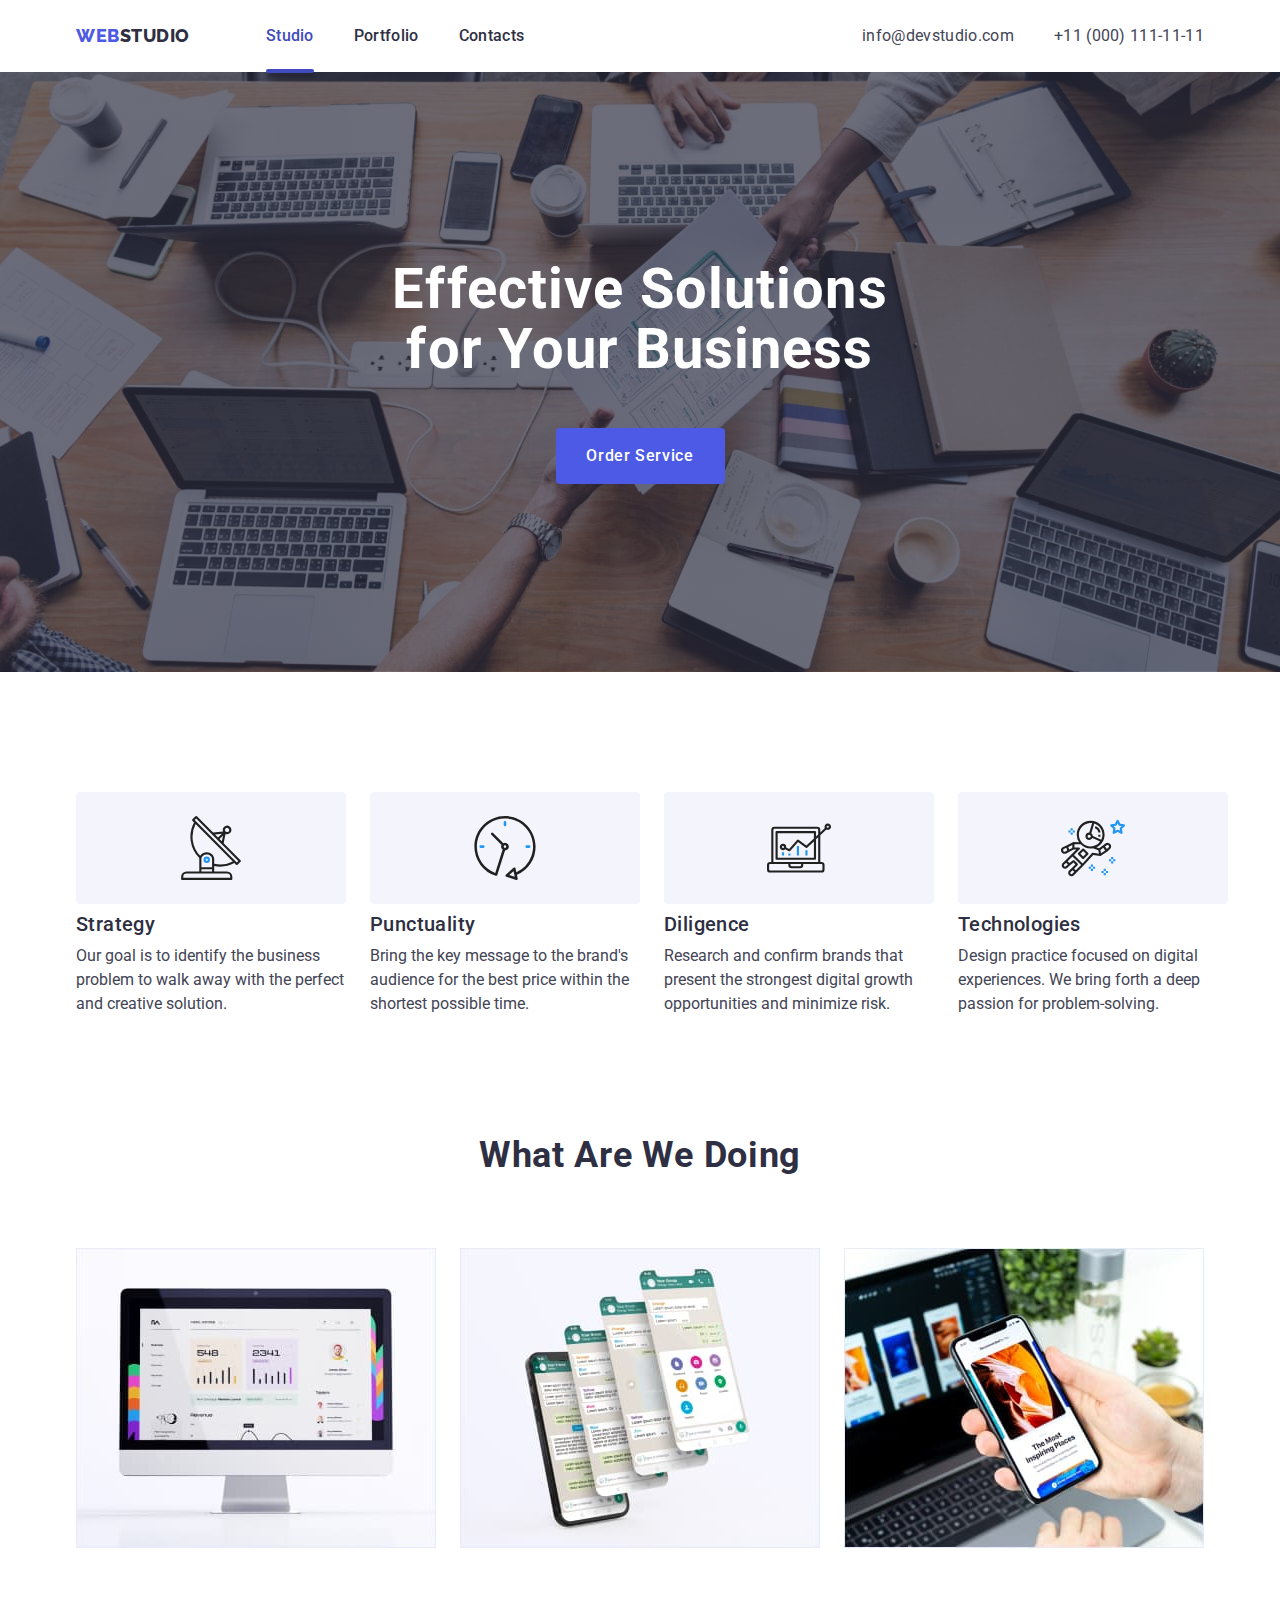
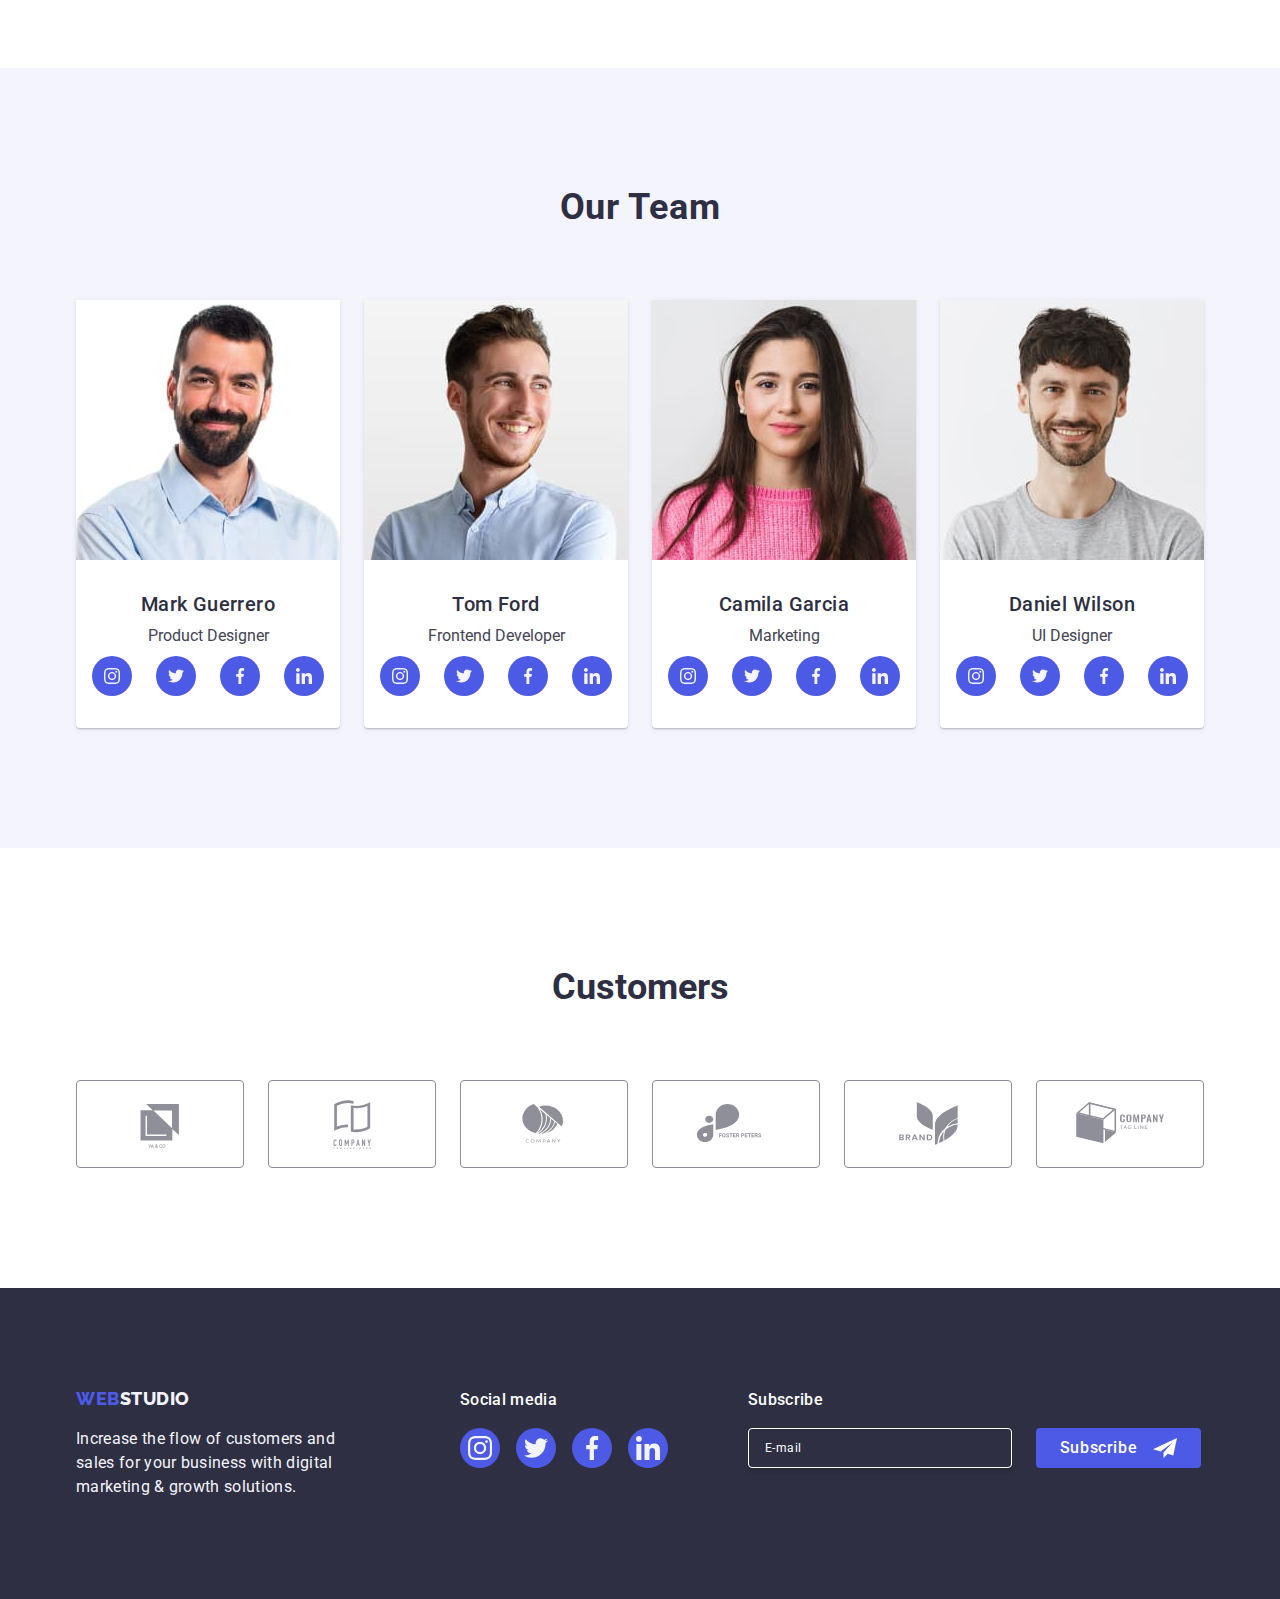
<file: index.html>
<!DOCTYPE html>
<html lang="en">
  <head>
    <meta charset="UTF-8" />
    <meta name="viewport" content="width=device-width, initial-scale=1.0" />
    <title>Studio</title>
    <link rel="preconnect" href="https://fonts.googleapis.com" />
    <link rel="preconnect" href="https://fonts.gstatic.com" crossorigin />
    <link
      href="https://fonts.googleapis.com/css2?family=Raleway:wght@800&family=Roboto:wght@400;500;700;900&display=swap"
      rel="stylesheet"
    />
    <link
      rel="stylesheet"
      href="https://cdnjs.cloudflare.com/ajax/libs/modern-normalize/1.0.0/modern-normalize.min.css"
    />

    <link rel="stylesheet" href="./css/styles.css" />
    <style>
      img {
        max-width: 100%;
        display: block;
      }
    </style>
  </head>
  <body>
    <header class="header">
      <div class="container nav-header">
        <nav class="settings">
          <a class="logo link" href="./index.html"
            >Web<span class="logo-navy">Studio</span></a
          >
          <ul class="list nav-pages">
            <li>
              <a class="list-item link link-active" href="./index.html"
                >Studio</a
              >
            </li>
            <li>
              <a class="list-item link" href="./portfolio.html">Portfolio</a>
            </li>
            <li><a class="list-item link" href="">Contacts</a></li>
          </ul>
        </nav>
        <address>
          <ul class="list settings-address">
            <li>
              <a class="address-list link" href="mailto:info@devstudio.com"
                >info@devstudio.com</a
              >
            </li>
            <li>
              <a class="address-list link" href="tel:+110001111111"
                >+11 (000) 111-11-11</a
              >
            </li>
          </ul>
        </address>
      </div>
    </header>
    <main>
      <section class="section-one">
        <div class="container">
          <h1 class="head">
            Effective Solutions <br />

            for Your Business
          </h1>
          <button class="main-button" type="button" data-modal-open>
            Order Service
          </button>
        </div>
      </section>
      <section class="section-two">
        <div class="container">
          <!-- out heading -->
          <h2 class="visually-hidden">heading</h2>

          <ul class="list articles-list">
            <li class="lorem">
              <div class="pink-box">
                <svg class="small-content" width="64" height="64">
                  <use href="./images/icons.svg#icon-antenna-1"></use>
                </svg>
              </div>
              <h3 class="four-articles">Strategy</h3>
              <p class="article">
                Our goal is to identify the business problem to walk away with
                the perfect and creative solution.
              </p>
            </li>
            <li class="lorem">
              <div class="pink-box">
                <svg class="small-content" width="64" height="64">
                  <use href="./images/icons.svg#icon-clock-1"></use>
                </svg>
              </div>
              <h3 class="four-articles">Punctuality</h3>
              <p class="article">
                Bring the key message to the brand's audience for the best price
                within the shortest possible time.
              </p>
            </li>
            <li class="lorem">
              <div class="pink-box">
                <svg class="small-content" width="64" height="64">
                  <use href="./images/icons.svg#icon-diagram-1"></use>
                </svg>
              </div>
              <h3 class="four-articles">Diligence</h3>
              <p class="article">
                Research and confirm brands that present the strongest digital
                growth opportunities and minimize risk.
              </p>
            </li>
            <li class="lorem">
              <div class="pink-box">
                <svg class="small-content" width="64" height="64">
                  <use href="./images/icons.svg#icon-astronaut-1"></use>
                </svg>
              </div>
              <h3 class="four-articles">Technologies</h3>
              <p class="article">
                Design practice focused on digital experiences. We bring forth a
                deep passion for problem-solving.
              </p>
            </li>
          </ul>
        </div>
      </section>
      <section class="section-three">
        <div class="container">
          <h2 class="headings">What are we doing</h2>
          <ul class="list pictures-set">
            <li class="picture">
              <img
                src="./images/photo1.jpg"
                alt="monitor"
                width="360"
                height="300"
              />
            </li>
            <li class="picture">
              <img
                src="./images/photo2.jpg"
                alt="phones"
                width="360"
                height="300"
              />
            </li>
            <li class="picture">
              <img
                src="./images/photo3.jpg"
                alt="monitor and phone"
                width="360"
                height="300"
              />
            </li>
          </ul>
        </div>
      </section>
      <section class="section-four">
        <div class="container">
          <h2 class="headings">Our Team</h2>
          <ul class="list team-position">
            <li class="team-list">
              <img
                src="./images/image1.jpg"
                alt="a man in a blue shirt with short stubble"
                width="264"
                height="260"
              />
              <div class="name-set">
                <h3 class="four-articles surname">Mark Guerrero</h3>
                <p class="article job-position">Product Designer</p>

                <ul class="wheel-box list">
                  <li class="wheel">
                    <a class="back-icon" href="https://www.instagram.com">
                      <svg class="dot" width="16" height="16">
                        <use href="./images/icons.svg#icon-instagram-2"></use>
                      </svg>
                    </a>
                  </li>

                  <li class="wheel">
                    <a class="back-icon" href="https://www.twitter.com">
                      <svg class="dot" width="16" height="16">
                        <use href="./images/icons.svg#icon-twitter-1"></use>
                      </svg>
                    </a>
                  </li>

                  <li class="wheel">
                    <a class="back-icon" href="https://www.facebook.com">
                      <svg class="dot" width="16" height="16">
                        <use href="./images/icons.svg#icon-facebook-1"></use>
                      </svg>
                    </a>
                  </li>

                  <li class="wheel">
                    <a class="back-icon" href="https://www.linkedin.com">
                      <svg class="dot" width="16" height="16">
                        <use href="./images/icons.svg#icon-linkedin-1"></use>
                      </svg>
                    </a>
                  </li>
                </ul>
              </div>
            </li>
            <li class="team-list">
              <img
                src="./images/image2.jpg"
                alt="a man in a blue shirt with a smile on his face"
                width="264"
                height="260"
              />
              <div class="name-set">
                <h3 class="four-articles surname">Tom Ford</h3>
                <p class="article job-position">Frontend Developer</p>

                <ul class="wheel-box list">
                  <li class="wheel">
                    <a class="back-icon" href="https://www.instagram.com">
                      <svg class="dot" width="16" height="16">
                        <use href="./images/icons.svg#icon-instagram-2"></use>
                      </svg>
                    </a>
                  </li>

                  <li class="wheel">
                    <a class="back-icon" href="https://www.twitter.com">
                      <svg class="dot" width="16" height="16">
                        <use href="./images/icons.svg#icon-twitter-1"></use>
                      </svg>
                    </a>
                  </li>

                  <li class="wheel">
                    <a class="back-icon" href="https://www.facebook.com">
                      <svg class="dot" width="16" height="16">
                        <use href="./images/icons.svg#icon-facebook-1"></use>
                      </svg>
                    </a>
                  </li>

                  <li class="wheel">
                    <a class="back-icon" href="https://www.linkedin.com">
                      <svg class="dot" width="16" height="16">
                        <use href="./images/icons.svg#icon-linkedin-1"></use>
                      </svg>
                    </a>
                  </li>
                </ul>
              </div>
            </li>
            <li class="team-list">
              <img
                src="./images/image3.jpg"
                alt="a young woman with long hair and a pink sweater"
                width="264"
                height="260"
              />
              <div class="name-set">
                <h3 class="four-articles surname">Camila Garcia</h3>
                <p class="article job-position">Marketing</p>

                <ul class="wheel-box list">
                  <li class="wheel">
                    <a class="back-icon" href="https://www.instagram.com">
                      <svg class="dot" width="16" height="16">
                        <use href="./images/icons.svg#icon-instagram-2"></use>
                      </svg>
                    </a>
                  </li>

                  <li class="wheel">
                    <a class="back-icon" href="https://www.twitter.com">
                      <svg class="dot" width="16" height="16">
                        <use href="./images/icons.svg#icon-twitter-1"></use>
                      </svg>
                    </a>
                  </li>

                  <li class="wheel">
                    <a class="back-icon" href="https://www.facebook.com">
                      <svg class="dot" width="16" height="16">
                        <use href="./images/icons.svg#icon-facebook-1"></use>
                      </svg>
                    </a>
                  </li>

                  <li class="wheel">
                    <a class="back-icon" href="https://www.linkedin.com">
                      <svg class="dot" width="16" height="16">
                        <use href="./images/icons.svg#icon-linkedin-1"></use>
                      </svg>
                    </a>
                  </li>
                </ul>
              </div>
            </li>
            <li class="team-list">
              <img
                src="./images/image4.jpg"
                alt="a young man in a light sweater and with a smile on his face"
                width="264"
                height="260"
              />
              <div class="name-set">
                <h3 class="four-articles surname">Daniel Wilson</h3>
                <p class="article job-position">UI Designer</p>

                <ul class="wheel-box list">
                  <li class="wheel">
                    <a class="back-icon" href="https://www.instagram.com">
                      <svg class="dot" width="16" height="16">
                        <use href="./images/icons.svg#icon-instagram-2"></use>
                      </svg>
                    </a>
                  </li>

                  <li class="wheel">
                    <a class="back-icon" href="https://www.twitter.com">
                      <svg class="dot" width="16" height="16">
                        <use href="./images/icons.svg#icon-twitter-1"></use>
                      </svg>
                    </a>
                  </li>

                  <li class="wheel">
                    <a class="back-icon" href="https://www.facebook.com">
                      <svg class="dot" width="16" height="16">
                        <use href="./images/icons.svg#icon-facebook-1"></use>
                      </svg>
                    </a>
                  </li>

                  <li class="wheel">
                    <a class="back-icon" href="https://www.linkedin.com">
                      <svg class="dot" width="16" height="16">
                        <use href="./images/icons.svg#icon-linkedin-1"></use>
                      </svg>
                    </a>
                  </li>
                </ul>
              </div>
            </li>
          </ul>
        </div>
      </section>
      <section class="clients section-five">
        <div class="container">
          <h2 class="title-position">Customers</h2>

          <ul class="client-position list">
            <li class="clients-set">
              <a class="grey-box" href="">
                <svg class="svg-color" width="104" height="56">
                  <use href="./images/icons.svg#icon-client-1"></use>
                </svg>
              </a>
            </li>

            <li class="clients-set">
              <a class="grey-box" href="">
                <svg class="svg-color" width="104" height="56">
                  <use href="./images/icons.svg#icon-client-2"></use>
                </svg>
              </a>
            </li>
            <li class="clients-set">
              <a class="grey-box" href="">
                <svg class="svg-color" width="104" height="56">
                  <use href="./images/icons.svg#icon-client-3"></use>
                </svg>
              </a>
            </li>
            <li class="clients-set">
              <a class="grey-box" href="">
                <svg class="svg-color" width="104" height="56">
                  <use href="./images/icons.svg#icon-client-4"></use>
                </svg>
              </a>
            </li>
            <li class="clients-set">
              <a class="grey-box" href="">
                <svg class="svg-color" width="104" height="56">
                  <use href="./images/icons.svg#icon-client-5"></use>
                </svg>
              </a>
            </li>
            <li class="clients-set">
              <a class="grey-box" href="">
                <svg class="svg-color" width="104" height="56">
                  <use href="./images/icons.svg#icon-client-6"></use>
                </svg>
              </a>
            </li>
          </ul>
        </div>
      </section>
    </main>
    <footer class="footer-item">
      <div class="footer container">
        <div class="footer-position">
          <a class="logo link" href="./index.html"
            >Web<span class="logo-footer">Studio</span></a
          >
          <p class="footer-article">
            Increase the flow of customers and sales for your business with
            digital marketing & growth solutions.
          </p>
        </div>
        <div class="social-position">
          <p class="social">Social media</p>

          <ul class="footer-wheel list">
            <li class="wheel">
              <a class="back-icon-footer" href="https://www.instagram.com">
                <svg class="dot-footer" width="24" height="24">
                  <use href="./images/icons.svg#icon-instagram-2"></use>
                </svg>
              </a>
            </li>

            <li class="wheel">
              <a class="back-icon-footer" href="https://www.twitter.com">
                <svg class="dot-footer" width="24" height="24">
                  <use href="./images/icons.svg#icon-twitter-1"></use>
                </svg>
              </a>
            </li>

            <li class="wheel">
              <a class="back-icon-footer" href="https://www.facebook.com">
                <svg class="dot-footer" width="24" height="24">
                  <use href="./images/icons.svg#icon-facebook-1"></use>
                </svg>
              </a>
            </li>

            <li class="wheel">
              <a class="back-icon-footer" href="https://www.linkedin.com">
                <svg class="dot-footer" width="24" height="24">
                  <use href="./images/icons.svg#icon-linkedin-1"></use>
                </svg>
              </a>
            </li>
          </ul>
        </div>
        <div class="sub-class">
          <p class="footer-p">Subscribe</p>
          <form class="posit">
            <label class="must">
              <input
                class="footer-input"
                type="email"
                name="email"
                placeholder="E-mail"
                required
              />
            </label>
            <button class="footer-btn" type="submit">
              Subscribe
              <svg class="svg" width="24" height="24">
                <use href="./images/icons.svg#icon-icon-send"></use>
              </svg>
            </button>
          </form>
        </div>
      </div>
    </footer>
    <div class="backdrop is-hidden" data-modal>
      <div class="modal">
        <button type="button" class="close-btn" data-modal-close>
          <svg class="svg-close" width="8" height="8">
            <use href="./images/icons.svg#a"></use>
          </svg>
        </button>
        <p class="modal-title">Leave your contacts and we will call you back</p>
        <form>
          <div class="form-position">
            <label class="label" for="user-name">Name</label>
            <div class="position-icon">
              <input
                class="input"
                id="user-name"
                type="text"
                name="user-name"
                required
              />
              <svg class="icon" width="18" height="24">
                <use href="./images/icons.svg#icon-person-black-18dp-1"></use>
              </svg>
            </div>
          </div>
          <div class="form-position">
            <label class="label" for="phone">Phone</label>
            <div class="position-icon">
              <input
                class="input"
                id="phone"
                type="tel"
                name="phone"
                required
              />
              <svg class="icon" width="18" height="24">
                <use href="./images/icons.svg#icon-phone-black-18dp-1"></use>
              </svg>
            </div>
          </div>
          <div class="form-position">
            <label class="label" for="email">Email</label>
            <div class="position-icon">
              <input
                class="input"
                id="email"
                type="email"
                name="email"
                required
              />
              <svg class="icon" width="18" height="24">
                <use href="./images/icons.svg#icon-email-black-18dp-1"></use>
              </svg>
            </div>
          </div>
          <div class="position-textarea">
            <label class="label" for="user-comment"> Comment </label>
            <textarea
              id="user-comment"
              class="textarea"
              name="user-comment"
              rows="5"
              placeholder="Text input"
            ></textarea>
          </div>

          <div class="checkbox">
            <input
              class="box-check visually-hidden"
              id="user-privacy"
              type="checkbox"
              value="true"
              name="user-privacy"
              required
            />
            <label class="checkbox-label" for="user-privacy">
              <span class="icon-checkmark">
                <svg width="10" height="8">
                  <use href="./images/icons.svg#icon-Vector-1"></use>
                </svg>
              </span>
              I accept the terms and conditions of the
              <a class="modal-link" href="">Privacy Policy</a>
            </label>
          </div>
          <button class="submit-btn" type="submit">Send</button>
        </form>
      </div>
    </div>
    <script src="./js/modal.js"></script>
  </body>
</html>
</file>
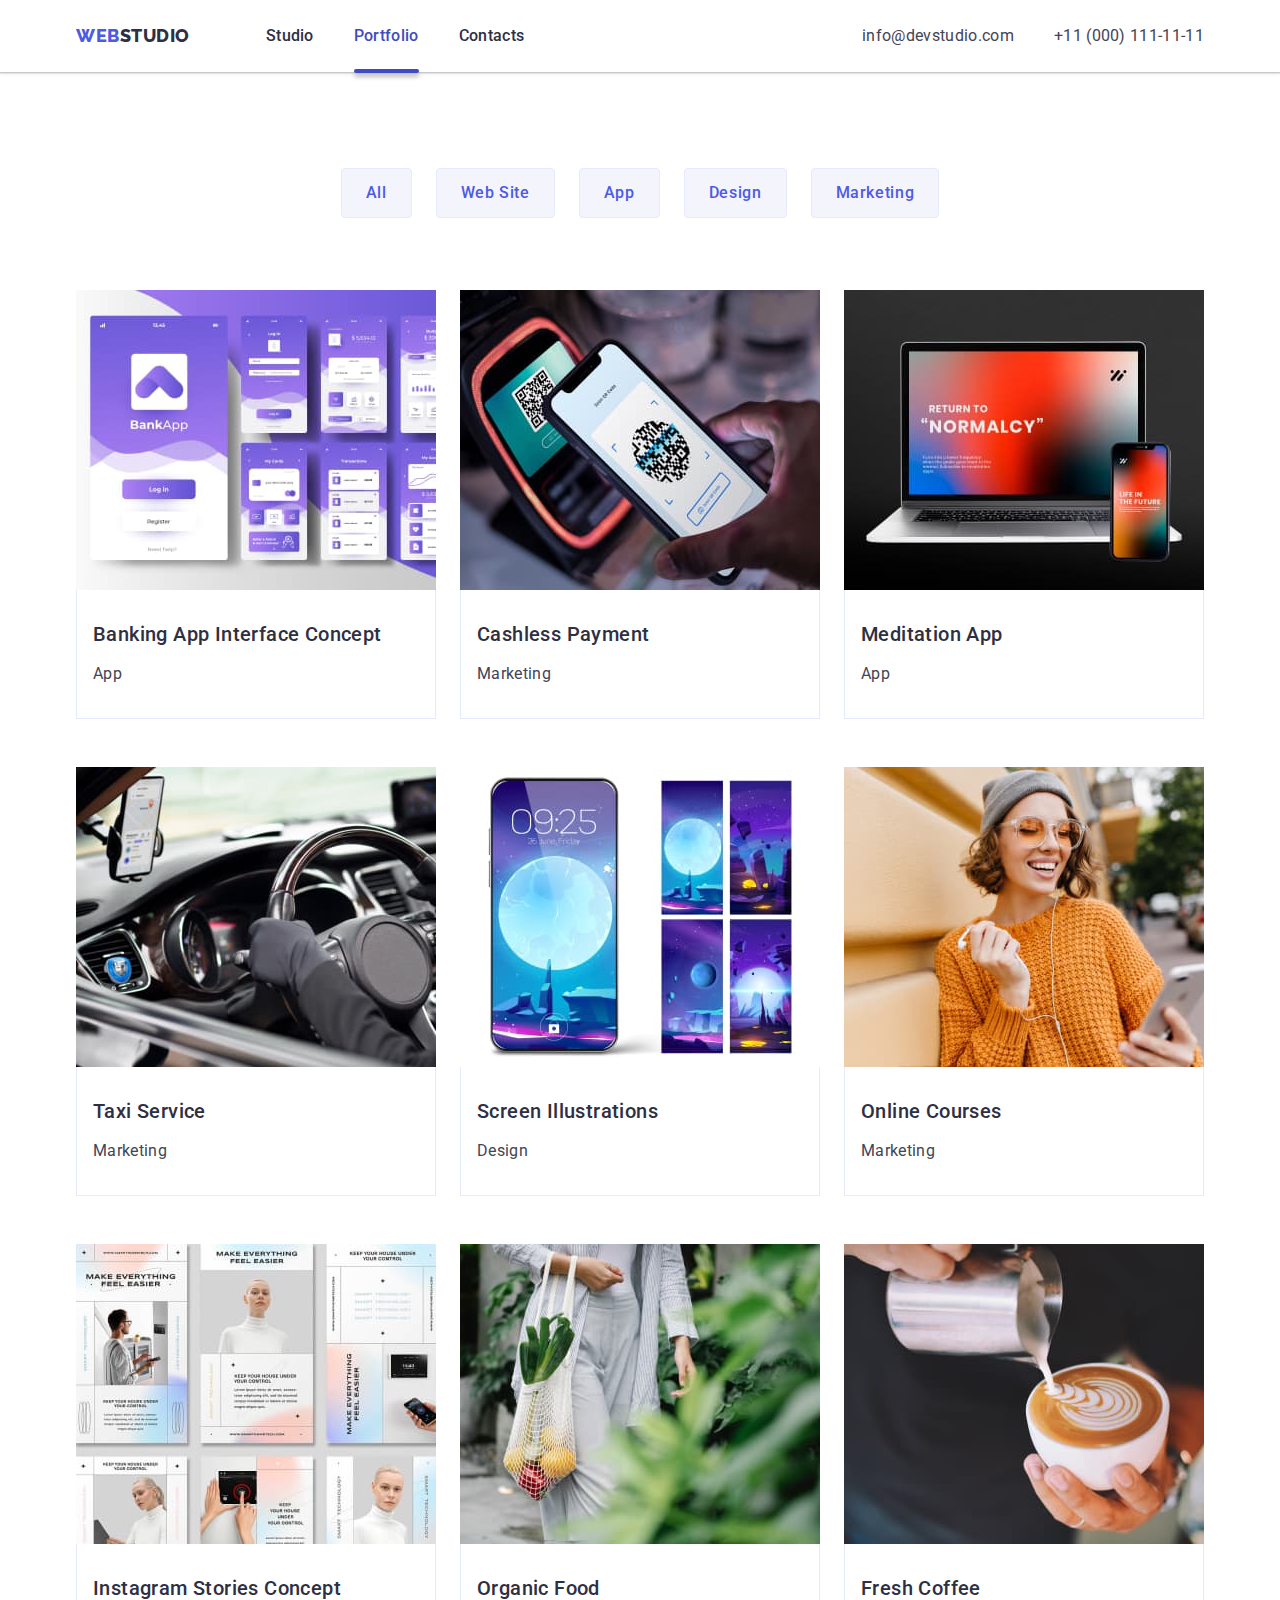
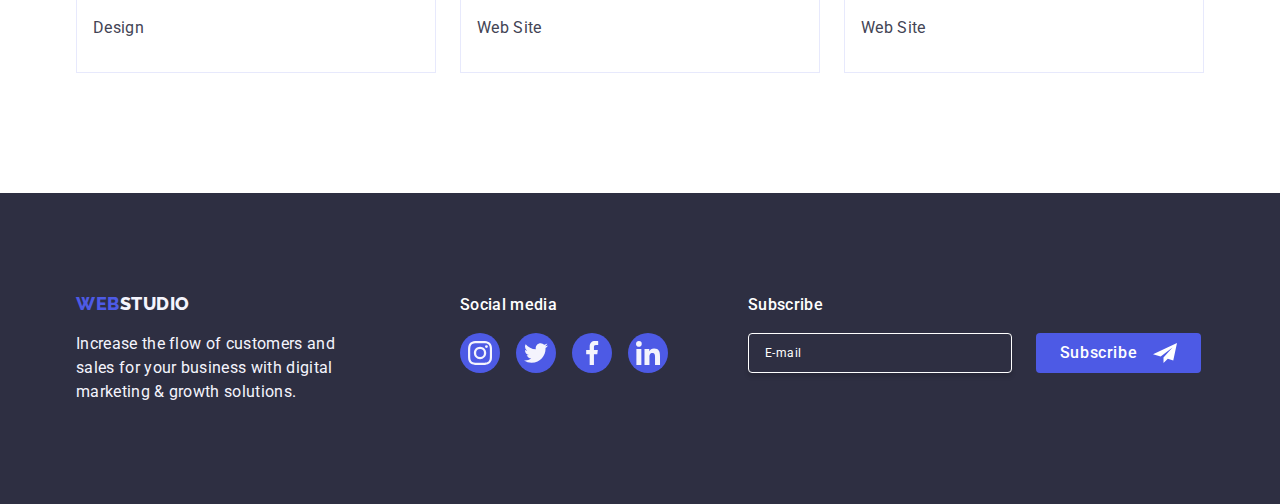
<file: portfolio.html>
<!DOCTYPE html>
<html lang="en">
  <head>
    <meta charset="UTF-8" />
    <meta name="viewport" content="width=device-width, initial-scale=1.0" />
    <title>Portfolio</title>
    <link rel="preconnect" href="https://fonts.googleapis.com" />
    <link rel="preconnect" href="https://fonts.gstatic.com" crossorigin />
    <link
      href="https://fonts.googleapis.com/css2?family=Raleway:wght@800&family=Roboto:wght@400;500;700;900&display=swap"
      rel="stylesheet"
    />
    <link
      rel="stylesheet"
      href="https://cdnjs.cloudflare.com/ajax/libs/modern-normalize/1.0.0/modern-normalize.min.css"
    />

    <link rel="stylesheet" href="./css/styles.css" />
    <style>
      img {
        max-width: 100%;
        display: block;
      }
    </style>
  </head>
  <body>
    <header class="header">
      <div class="container nav-header">
        <nav class="settings">
          <a class="logo link" href="./index.html"
            >Web<span class="logo-navy">Studio</span></a
          >
          <ul class="list nav-pages">
            <li>
              <a class="list-item link" href="./index.html">Studio</a>
            </li>
            <li>
              <a class="list-item link link-active" href="./portfolio.html"
                >Portfolio</a
              >
            </li>
            <li><a class="list-item link" href="">Contacts</a></li>
          </ul>
        </nav>
        <address>
          <ul class="list settings-address">
            <li>
              <a class="address-list link" href="mailto:info@devstudio.com"
                >info@devstudio.com</a
              >
            </li>
            <li>
              <a class="address-list link" href="tel:+110001111111"
                >+11 (000) 111-11-11</a
              >
            </li>
          </ul>
        </address>
      </div>
    </header>
    <main>
      <section class="portfolio-page">
        <!-- out heading -->
        <div class="container section">
          <h1 class="visually-hidden">heading</h1>

          <ul class="list button-list">
            <li>
              <button class="button-portfolio" type="button">All</button>
            </li>

            <li>
              <button class="button-portfolio" type="button">Web Site</button>
            </li>

            <li>
              <button class="button-portfolio" type="button">App</button>
            </li>

            <li>
              <button class="button-portfolio" type="button">Design</button>
            </li>

            <li>
              <button class="button-portfolio" type="button">Marketing</button>
            </li>
          </ul>

          <ul class="list portfolio-images">
            <li class="portfolio-image">
              <a class="link app" href="">
                <div class="blue">
                  <img
                    src="./images/img1.jpg"
                    alt="open pages"
                    width="360"
                    height="300"
                  />
                  <p class="blue-card">
                    14 Stylish and User-Friendly App Design Concepts · Task
                    Manager App · Calorie Tracker App · Exotic Fruit Ecommerce
                    App · Cloud Storage App
                  </p>
                </div>
                <div class="box">
                  <h2 class="four-articles">Banking App Interface Concept</h2>
                  <p class="setup">App</p>
                </div>
              </a>
            </li>
            <li class="portfolio-image">
              <a class="link app" href="">
                <div class="blue">
                  <img
                    src="./images/img2.jpg"
                    alt="phone and qr code"
                    width="360"
                    height="300"
                  />
                  <p class="blue-card">
                    14 Stylish and User-Friendly App Design Concepts · Task
                    Manager App · Calorie Tracker App · Exotic Fruit Ecommerce
                    App · Cloud Storage App
                  </p>
                </div>
                <div class="box">
                  <h2 class="four-articles">Cashless Payment</h2>
                  <p class="setup">Marketing</p>
                </div>
              </a>
            </li>
            <li class="portfolio-image">
              <a class="link app" href="">
                <div class="blue">
                  <img
                    src="./images/img3.jpg"
                    alt="notebook and phone"
                    width="360"
                    height="300"
                  />
                  <p class="blue-card">
                    14 Stylish and User-Friendly App Design Concepts · Task
                    Manager App · Calorie Tracker App · Exotic Fruit Ecommerce
                    App · Cloud Storage App
                  </p>
                </div>
                <div class="box">
                  <h2 class="four-articles">Meditation App</h2>
                  <p class="setup">App</p>
                </div>
              </a>
            </li>
            <li class="portfolio-image">
              <a class="link app" href="">
                <div class="blue">
                  <img
                    src="./images/img4.jpg"
                    alt="taxi service"
                    width="360"
                    height="300"
                  />
                  <p class="blue-card">
                    14 Stylish and User-Friendly App Design Concepts · Task
                    Manager App · Calorie Tracker App · Exotic Fruit Ecommerce
                    App · Cloud Storage App
                  </p>
                </div>
                <div class="box">
                  <h2 class="four-articles">Taxi Service</h2>
                  <p class="setup">Marketing</p>
                </div>
              </a>
            </li>
            <li class="portfolio-image">
              <a class="link app" href="">
                <div class="blue">
                  <img
                    src="./images/img5.jpg"
                    alt="screens illustrations"
                    width="360"
                    height="300"
                  />
                  <p class="blue-card">
                    14 Stylish and User-Friendly App Design Concepts · Task
                    Manager App · Calorie Tracker App · Exotic Fruit Ecommerce
                    App · Cloud Storage App
                  </p>
                </div>
                <div class="box">
                  <h2 class="four-articles">Screen Illustrations</h2>
                  <p class="setup">Design</p>
                </div>
              </a>
            </li>
            <li class="portfolio-image">
              <a class="link app" href="">
                <div class="blue">
                  <img
                    src="./images/img6.jpg"
                    alt="girl with phone"
                    width="360"
                    height="300"
                  />
                  <p class="blue-card">
                    14 Stylish and User-Friendly App Design Concepts · Task
                    Manager App · Calorie Tracker App · Exotic Fruit Ecommerce
                    App · Cloud Storage App
                  </p>
                </div>
                <div class="box">
                  <h2 class="four-articles">Online Courses</h2>
                  <p class="setup">Marketing</p>
                </div>
              </a>
            </li>
            <li class="portfolio-image">
              <a class="link app" href="">
                <div class="blue">
                  <img
                    src="./images/img7.jpg"
                    alt="instagram pages"
                    width="360"
                    height="300"
                  />
                  <p class="blue-card">
                    14 Stylish and User-Friendly App Design Concepts · Task
                    Manager App · Calorie Tracker App · Exotic Fruit Ecommerce
                    App · Cloud Storage App
                  </p>
                </div>
                <div class="box">
                  <h2 class="four-articles">Instagram Stories Concept</h2>
                  <p class="setup">Design</p>
                </div>
              </a>
            </li>
            <li class="portfolio-image">
              <a class="link app" href="">
                <div class="blue">
                  <img
                    src="./images/img8.jpg"
                    alt="organic food"
                    width="360"
                    height="300"
                  />
                  <p class="blue-card">
                    14 Stylish and User-Friendly App Design Concepts · Task
                    Manager App · Calorie Tracker App · Exotic Fruit Ecommerce
                    App · Cloud Storage App
                  </p>
                </div>
                <div class="box">
                  <h2 class="four-articles">Organic Food</h2>
                  <p class="setup">Web Site</p>
                </div>
              </a>
            </li>
            <li class="portfolio-image">
              <a class="link app" href="">
                <div class="blue">
                  <img
                    src="./images/img9.jpg"
                    alt="fresh coffee"
                    width="360"
                    height="300"
                  />
                  <p class="blue-card">
                    14 Stylish and User-Friendly App Design Concepts · Task
                    Manager App · Calorie Tracker App · Exotic Fruit Ecommerce
                    App · Cloud Storage App
                  </p>
                </div>
                <div class="box">
                  <h2 class="four-articles">Fresh Coffee</h2>
                  <p class="setup">Web Site</p>
                </div>
              </a>
            </li>
          </ul>
        </div>
      </section>
    </main>
    <footer class="footer-item">
      <div class="footer container">
        <div class="footer-position">
          <a class="logo link" href="./index.html"
            >Web<span class="logo-footer">Studio</span></a
          >
          <p class="footer-article">
            Increase the flow of customers and sales for your business with
            digital marketing & growth solutions.
          </p>
        </div>
        <div class="social-position">
          <p class="social">Social media</p>

          <ul class="footer-wheel list">
            <li class="wheel">
              <a class="back-icon-footer" href="https://www.instagram.com">
                <svg class="dot-footer" width="24" height="24">
                  <use href="./images/icons.svg#icon-instagram-2"></use>
                </svg>
              </a>
            </li>

            <li class="wheel">
              <a class="back-icon-footer" href="https://www.twitter.com">
                <svg class="dot-footer" width="24" height="24">
                  <use href="./images/icons.svg#icon-twitter-1"></use>
                </svg>
              </a>
            </li>

            <li class="wheel">
              <a class="back-icon-footer" href="https://www.facebook.com">
                <svg class="dot-footer" width="24" height="24">
                  <use href="./images/icons.svg#icon-facebook-1"></use>
                </svg>
              </a>
            </li>

            <li class="wheel">
              <a class="back-icon-footer" href="https://www.linkedin.com">
                <svg class="dot-footer" width="24" height="24">
                  <use href="./images/icons.svg#icon-linkedin-1"></use>
                </svg>
              </a>
            </li>
          </ul>
        </div>
        <div class="sub-class">
          <p class="footer-p">Subscribe</p>
          <form class="posit">
            <label class="must">
              <input
                class="footer-input"
                type="email"
                name="email"
                placeholder="E-mail"
              />
            </label>
            <button class="footer-btn" type="submit">
              Subscribe
              <svg class="svg" width="24" height="24">
                <use href="./images/icons.svg#icon-icon-send"></use>
              </svg>
            </button>
          </form>
        </div>
      </div>
    </footer>
  </body>
</html>
</file>
<file: css/styles.css>
body {
  font-family: "Roboto", sans-serif;
  color: #434455;
  background-color: #ffffff;
}
:root {
  --dark-color: #2e2f42;
  --primary-brand: #4d5ae5;
  --white-background: #ffffff;
  --light-color: #f4f4fd;
  --cornflower: #e7e9fc;
  --ocean: #404bbf;
  --grey: #2e2f42;
  --green: #31d0aa;
  --white: #ffffff;
  --light-slate: #8e8f99;
}
*,
*::before,
*::after {
  box-sizing: border-box;
  padding: 0;
  margin: 0;
}
.container {
  max-width: 1158px;
  margin: 0 auto;
  padding: 0 15px;
}
.section-two {
  padding: 120px 0;
  margin: 0 auto;
  display: flex;
  justify-content: center;
  align-items: center;
}
.pink-box {
  display: flex;
  justify-content: center;
  align-items: center;

  border: none;
  border-radius: 4px;

  width: 270px;
  height: 112px;
  background-color: var(--light-color);
  margin-bottom: 8px;
}
.small-content {
  max-width: 64px;
  max-height: 64px;
}

.visually-hidden {
  position: absolute;
  width: 1px;
  height: 1px;
  margin: -1px;
  border: 0;
  padding: 0;
  white-space: nowrap;
  clip-path: inset(100%);
  clip: rect(0 0 0 0);
  overflow: hidden;
}
ul {
  display: flex;
}
.header {
  box-shadow: 0px 2px 1px rgba(46, 47, 66, 0.08),
    0px 1px 1px rgba(46, 47, 66, 0.16), 0px 1px 6px rgba(46, 47, 66, 0.08);
}
.nav-header {
  display: flex;
  justify-content: space-between;
  align-items: center;
}
.settings-address {
  justify-content: space-between;

  display: flex;
  gap: 40px;
}

.logo {
  font-family: "Raleway", sans-serif;
  font-weight: 800;
  text-decoration: none;
  text-transform: uppercase;
  font-size: 18px;
  line-height: 1.17;
  letter-spacing: 0.03em;
  color: var(--primary-brand);
  margin-right: 76px;
}
.logo-navy {
  color: var(--dark-color);
}
.logo-footer {
  color: var(--light-color);
}
.link {
  text-decoration: none;
}

.list {
  list-style: none;
}

.nav-pages {
  display: flex;
  justify-content: space-around;

  gap: 40px;
}
.settings {
  display: flex;
  align-items: center;
}

.list-item {
  font-weight: 500;
  font-size: 16px;
  line-height: 1.5;
  letter-spacing: 0.02em;
  color: var(--dark-color);
  display: inline-block;
  padding: 24px 0;
  position: relative;
}
.link-active {
  color: var(--ocean);
  transition: color 250ms cubic-bezier(0.4, 0, 0.2, 1);
}
.link-active::after {
  content: "";
  position: absolute;

  bottom: -1px;
  left: 0;
  width: 100%;
  height: 4px;
  flex-shrink: 0;
  border-radius: 2px;

  background-color: var(--ocean);
  box-shadow: 0px 4px 4px 0px rgba(0, 0, 0, 0.25);
  transition: color 250ms cubic-bezier(0.4, 0, 0.2, 1);
}

.contact-list {
  font-style: normal;
}

.address-list {
  font-size: 16px;
  line-height: 1.5;
  text-decoration: none;
  letter-spacing: 0.02em;
  color: inherit;
  font-style: normal;
  display: inline-block;

  transition: color 250ms cubic-bezier(0.4, 0, 0.2, 1);
}

.address-list:hover,
.address-list:focus {
  color: var(--ocean);
  cursor: pointer;
  transition: color 250ms cubic-bezier(0.4, 0, 0.2, 1);
}
.section-one {
  padding: 188px 0;
  background-color: var(--dark-color);
  background-image: linear-gradient(
      rgba(46, 47, 66, 0.7),
      rgba(46, 47, 66, 0.7)
    ),
    url("../images/peopleimg.jpg");
  background-size: cover;
  background-repeat: no-repeat;
  background-position: center;
  max-width: 1440px;
  margin: auto;
}

.head {
  font-size: 56px;
  max-width: 496px;
  line-height: 1.07;
  text-align: center;
  letter-spacing: 0.02em;
  color: var(--white-background);
  margin: 0 auto;
}
.main-button {
  background-color: var(--primary-brand);
  color: var(--white-background);
  font-family: inherit;
  font-weight: 500;
  font-size: 16px;
  line-height: 1.5;
  letter-spacing: 0.04em;
  min-width: 169px;
  height: 56px;
  border: none;
  border-radius: 4px;
  cursor: pointer;
  display: block;
  margin: 0 auto;
  margin-top: 48px;
  transition: background-color 250ms cubic-bezier(0.4, 0, 0.2, 1);
}
.main-button:hover,
.main-button:focus {
  background-color: var(--ocean);
  cursor: pointer;
  transition: background-color 250ms cubic-bezier(0.4, 0, 0.2, 1);
}

.articles-list {
  gap: 24px;
  display: flex;
}
.lorem {
  width: calc((100%-72px) / 4);
}
.four-articles {
  font-weight: 500;
  font-size: 20px;
  line-height: 1.2;
  letter-spacing: 0.02em;
  color: var(--dark-color);

  margin-bottom: 8px;
}
.article {
  line-height: 1.5;
  font-size: 16px;

  color: #434455;
}
.section-four {
  padding: 120px 0;
  background-color: var(--light-color);
}
.name-set {
  padding: 32px 0px;
}

.team-list {
  background-color: #ffffff;
  display: flex;
  flex-direction: column;
  border-radius: 0px 0px 4px 4px;
  align-items: center;
  width: calc((100%-72px) / 4);
  box-shadow: 0px 2px 1px 0px rgba(46, 47, 66, 0.08),
    0px 1px 1px 0px rgba(46, 47, 66, 0.16),
    0px 1px 6px 0px rgba(46, 47, 66, 0.08);
}
.team-position {
  display: flex;
  justify-content: space-evenly;
  align-items: center;
  gap: 24px;
}
.section-three {
  padding-bottom: 120px;
}
.headings {
  font-size: 36px;
  line-height: 1.11;
  font-family: inherit;
  font-weight: 700;
  color: var(--dark-color);
  text-align: center;
  letter-spacing: 0.02em;
  text-transform: capitalize;
  margin-bottom: 72px;
}
.pictures-set {
  display: flex;
  justify-content: center;
  gap: 24px;
}
.picture {
  width: calc((100%-48px) / 3);
}
.surname {
  text-align: center;
}
.job-position {
  text-align: center;
}
.footer {
  display: flex;

  align-items: baseline;
}
.footer-item {
  background-color: var(--dark-color);
  padding: 100px 0;
}

.footer-article {
  color: var(--light-color);
  line-height: 1.5;
  letter-spacing: 0.02em;
  width: 264px;
  margin-top: 17.5px;
}
.footer-position {
  margin-right: 120px;
}
.social-position {
  display: block;
  flex-direction: column;
}
.social {
  margin-bottom: 16px;

  font-weight: 500;
  font-size: 16px;
  line-height: 1.5;
  letter-spacing: 0.02em;
  color: var(--white);
}
.portfolio-page {
  padding-top: 96px;
  padding-bottom: 120px;
}
.button-portfolio {
  font-family: inherit;
  font-weight: 500;
  font-size: 16px;
  line-height: 1.5;
  letter-spacing: 0.04em;
  color: var(--primary-brand);
  background-color: var(--light-color);
  padding: 12px 24px;
  border-radius: 4px;
  border: 1px solid var(--cornflower);
  transition: color 250ms cubic-bezier(0.4, 0, 0.2, 1),
    background-color 250ms cubic-bezier(0.4, 0, 0.2, 1),
    border-color 250ms cubic-bezier(0.4, 0, 0.2, 1),
    box-shadow 250ms cubic-bezier(0.4, 0, 0.2, 1);
}

.button-portfolio:hover,
.button-portfolio:focus {
  background-color: var(--ocean);
  color: var(--white-background);
  cursor: pointer;
  border: 1px solid transparent;
  box-shadow: 0px 2px 2px 0px rgba(0, 0, 0, 0.12),
    0px 2px 1px 0px rgba(0, 0, 0, 0.08), 0px 3px 1px 0px rgba(0, 0, 0, 0.1);
  transition: color 250ms cubic-bezier(0.4, 0, 0.2, 1),
    background-color 250ms cubic-bezier(0.4, 0, 0.2, 1),
    border-color 250ms cubic-bezier(0.4, 0, 0.2, 1),
    box-shadow 250ms cubic-bezier(0.4, 0, 0.2, 1);
}
.button-list {
  margin-bottom: 72px;
  display: flex;
  justify-content: center;
  gap: 24px;
}
.portfolio-images {
  display: flex;
  flex-wrap: wrap;

  column-gap: 24px;
  row-gap: 48px;
}
.portfolio-image {
  width: calc((100% - 48px) / 3);
}
.portfolio-image:hover,
.portfolio-image:focus {
  box-shadow: 0px 2px 1px 0px rgba(46, 47, 66, 0.08),
    0px 1px 1px 0px rgba(46, 47, 66, 0.16),
    0px 1px 6px 0px rgba(46, 47, 66, 0.08);
  transition: box-shadow 250ms cubic-bezier(0.4, 0, 0.2, 1);
}
.app {
  display: block;
  transition: box-shadow 250ms cubic-bezier(0.4, 0, 0.2, 1);
}
.blue {
  position: relative;
  overflow: hidden;
}
.blue-card {
  position: absolute;
  top: 0;

  width: 100%;
  height: 100%;

  background: var(--primary-brand);

  font-size: 16px;

  line-height: 1.5;
  letter-spacing: 0.32px;
  color: var(--light-color);
  padding: 40px 32px;

  transform: translateY(100%);
  transition: transform;
  transition-duration: 250ms;
  transition-timing-function: cubic-bezier(0.4, 0, 0.2, 1);
}

.app:hover .blue-card,
.app:focus .blue-card {
  transform: translateY(0%);
}
.setup {
  line-height: 1.5;
  font-size: 16px;
  letter-spacing: 0.02em;
  color: #434455;
  padding-top: 8px;
  display: block;
  flex-direction: column;

  align-items: center;
}
.box {
  border-bottom: 1px solid var(--cornflower);
  border-right: 1px solid var(--cornflower);
  border-left: 1px solid var(--cornflower);

  padding: 32px 16px;
}
.clients {
  background-color: #ffffff;
}
.section-five {
  padding: 120px 0;
  margin: 0 auto;
}
.grey-box {
  display: flex;
  justify-content: center;
  align-items: center;

  border: 1px solid var(--light-slate);
  border-radius: 4px;
  width: 168px;
  height: 88px;

  color: var(--light-slate);

  transition: border-color 250ms cubic-bezier(0.4, 0, 0.2, 1),
    color 250ms cubic-bezier(0.4, 0, 0.2, 1);
}

.grey-box:hover,
.grey-box:focus {
  color: var(--ocean);
  border: 1px solid var(--ocean);
  cursor: pointer;
}
.svg-color {
  fill: currentColor;
  width: 100%;
  height: 100%;
}
.client-position {
  display: flex;
  justify-content: center;

  gap: 24px;
}
.clients-set {
  width: calc((100%-120px) / 6);
  height: 88px;
}
.title-position {
  display: flex;
  justify-content: center;
  align-items: center;
  font-family: "Roboto", sans-serif;
  font-weight: 700;
  color: var(--dark-color);
  font-size: 36px;
  line-height: 1.11;
  margin-bottom: 72px;
}

.wheel-box {
  display: flex;
  justify-content: center;

  margin-top: 8px;
  gap: 24px;
}
.wheel {
  width: 40px;
  height: 40px;
}
.back-icon {
  background: var(--primary-brand);
  border-radius: 50%;
  display: flex;
  justify-content: center;
  align-items: center;

  cursor: pointer;
  padding: 12px;
  width: 100%;
  height: 100%;
  transition: background-color 250ms cubic-bezier(0.4, 0, 0.2, 1);
}
.dot {
  fill: var(--light-color);
}
.back-icon:hover,
.back-icon:focus {
  background-color: var(--ocean);
  transition: background-color 250ms cubic-bezier(0.4, 0, 0.2, 1);
}
.back-icon:hover .dot {
  fill: var(--light-color);
  transition: fill 250ms cubic-bezier(0.4, 0, 0.2, 1);
}
.footer-wheel {
  display: flex;
  gap: 16px;
}
.dot-footer {
  width: 24px;
  height: 24px;

  fill: var(--light-color);
}
.back-icon-footer {
  background: var(--primary-brand);
  border-radius: 50%;
  display: flex;
  justify-content: center;
  align-items: center;

  cursor: pointer;
  padding: 8px;
  transition: background-color 250ms cubic-bezier(0.4, 0, 0.2, 1);
}
.back-icon-footer:hover,
.back-icon-footer:focus {
  background-color: var(--green);
  transition: background-color 250ms cubic-bezier(0.4, 0, 0.2, 1);
}

.backdrop {
  position: fixed;
  left: 0;
  top: 0;
  width: 100%;
  height: 100%;

  background-color: rgba(46, 47, 66, 0.4);
  transition: opacity 250ms cubic-bezier(0.4, 0, 0.2, 1),
    visibility 250ms cubic-bezier(0.4, 0, 0.2, 1);
}
.modal {
  position: absolute;
  top: 50%;
  left: 50%;
  transform: translate(-50%, -50%) scale(1);
  width: 408px;
  min-height: 584px;
  background-color: #fcfcfc;
  box-shadow: 0px 1px 1px rgba(0, 0, 0, 0.14), 0px 1px 3px rgba(0, 0, 0, 0.12),
    0px 2px 1px rgba(0, 0, 0, 0.2);
  border-radius: 4px;
  transition: transform 250ms cubic-bezier(0.4, 0, 0.2, 1);

  padding: 24px;
  padding-top: 72px;
}
.close-btn {
  position: absolute;
  top: 24px;
  right: 24px;
  width: 24px;
  height: 24px;
  background-color: var(--cornflower);
  border-radius: 50%;
  border: 1px solid rgba(0, 0, 0, 0.1);
  cursor: pointer;
  display: flex;
  align-items: center;
  justify-content: center;
  transition: background-color 250ms cubic-bezier(0.4, 0, 0.2, 1),
    border 250ms cubic-bezier(0.4, 0, 0.2, 1);
}
.close-btn:hover,
.close-btn:focus {
  background-color: var(--ocean);
  border: none;
  transition: background-color 250ms cubic-bezier(0.4, 0, 0.2, 1);
}
.is-hidden {
  opacity: 0;
  visibility: hidden;
  pointer-events: none;
}
.svg-close {
  fill: var(--dark-color);
  transition: fill 250ms cubic-bezier(0.4, 0, 0.2, 1);
}
.svg-close:hover,
.svg-close:focus {
  fill: #ffffff;
  transition: fill 250ms cubic-bezier(0.4, 0, 0.2, 1);
  cursor: pointer;
}
.close-btn:hover .svg-close,
.close-btn:focus .svg-close {
  fill: #ffffff;
}

.modal-title {
  color: var(--dark-color);
  text-align: center;
  font-size: 16px;
  font-weight: 500;
  line-height: 1.5;
  letter-spacing: 0.02em;
  margin-bottom: 16px;
}
.form-position {
  margin-bottom: 8px;
}
.label {
  font-size: 12px;
  line-height: 1.17;
  letter-spacing: 0.04em;
  color: var(--light-slate);
  display: block;
  margin-bottom: 4px;
}
.position-icon {
  position: relative;
}
.position-textarea {
  margin-bottom: 16px;
}
.icon {
  position: absolute;
  top: 50%;
  left: 16px;
  transform: translateY(-50%);
  fill: var(--dark-color);
  transition: fill 250ms cubic-bezier(0.4, 0, 0.2, 1);
}
.icon-click {
  fill: var(--white);
  background-color: var(--primary-brand);
  position: absolute;

  top: 50%;
  transform: translateY(-50%);
  width: 16px;
  height: 16px;
  border-radius: 2px;
  visibility: hidden;
}
.icon-checkmark {
  position: relative;
  width: 16px;
  height: 16px;
  border: 1px solid rgba(46, 47, 66, 0.4);
  border-radius: 2px;
  transition: background-color 250ms cubic-bezier(0.4, 0, 0.2, 1),
    border 250ms cubic-bezier(0.4, 0, 0.2, 1),
    fill 250ms cubic-bezier(0.4, 0, 0.2, 1);

  display: inline-flex;
  align-items: center;
  justify-content: center;
  fill: transparent;
}

.box-check {
  width: 16px;
  height: 16px;
  margin-right: 8px;
}
.input {
  width: 100%;
  height: 40px;
  border: 1px solid rgba(46, 47, 66, 0.4);
  border-radius: 4px;
  background-color: transparent;
  padding-left: 38px;
  outline: transparent;
  transition: border-color 250ms cubic-bezier(0.4, 0, 0.2, 1);
}

.form-position input:focus {
  border-color: var(--primary-brand);
}
.form-position input:focus + svg {
  fill: var(--primary-brand);
}
.textarea {
  width: 100%;
  height: 120px;
  font-size: 12px;
  line-height: 1.17;
  letter-spacing: 0.04em;
  color: rgba(46, 47, 66, 0.4);
  border: 1px solid rgba(46, 47, 66, 0.4);
  border-radius: 4px;
  background-color: transparent;
  padding: 8px 16px;
  outline: transparent;

  resize: none;
  transition: border-color 250ms cubic-bezier(0.4, 0, 0.2, 1);
}
.textarea:focus {
  border-color: var(--primary-brand);
}

.checkbox {
  margin-bottom: 24px;
}
.checkbox-label {
  display: block;
  font-size: 12px;
  line-height: 1.17;
  letter-spacing: 0.04em;
  color: var(--light-slate);
}
.modal-link {
  color: var(--primary-brand);

  font-family: "Roboto", sans-serif;
  font-size: 12px;

  font-weight: 400;
  line-height: 16px;
  letter-spacing: 0.48px;
  text-decoration-line: underline;
}
.submit-btn {
  display: block;
  min-width: 169px;
  height: 56px;
  font-family: "Roboto", sans-serif;
  font-size: 16px;
  font-weight: 500;
  line-height: 1.5;
  letter-spacing: 0.04em;
  color: var(--white);
  cursor: pointer;
  background: var(--primary-brand);
  border: none;
  border-radius: 4px;
  transition: background-color 250ms cubic-bezier(0.4, 0, 0.2, 1);
  margin: 0 auto;
}
.submit-btn:hover {
  background-color: var(--ocean);
  cursor: pointer;
}

.box-check:checked + .checkbox-label span {
  fill: var(--light-color);
  background-color: var(--ocean);

  border: none;
}
.footer-btn {
  display: flex;
  min-width: 165px;
  height: 40px;
  justify-content: center;
  align-items: center;
  font-family: "Roboto", sans-serif;
  font-size: 16px;
  font-weight: 500;
  line-height: 1.5;
  letter-spacing: 0.04em;
  color: var(--white);
  cursor: pointer;
  background: var(--primary-brand);
  border-radius: 4px;
  border: none;
  transition: background-color 250ms cubic-bezier(0.4, 0, 0.2, 1);
}
.footer-btn:hover {
  background-color: var(--ocean);
  cursor: pointer;
}
.footer-input {
  width: 264px;
  height: 40px;
  border-radius: 4px;
  border: 1px solid var(--white);
  box-shadow: 0px 4px 4px 0px rgba(0, 0, 0, 0.15);
  background-color: transparent;
  font-size: 12px;
  line-height: 1.5;
  letter-spacing: 0.04em;
  padding-left: 16px;
  color: var(--white);
}
.footer-input::placeholder {
  color: var(--white);
}
.sub-class {
  margin-left: 80px;
}
.posit {
  display: flex;
  gap: 24px;
}
.svg {
  margin-left: 16px;
  fill: var(--white);
}
.footer-p {
  color: var(--white);
  font-size: 16px;
  font-weight: 500;
  line-height: 1.5;
  letter-spacing: 0.02em;
  margin-bottom: 16px;
}
.must {
  gap: 24px;
}
</file>
